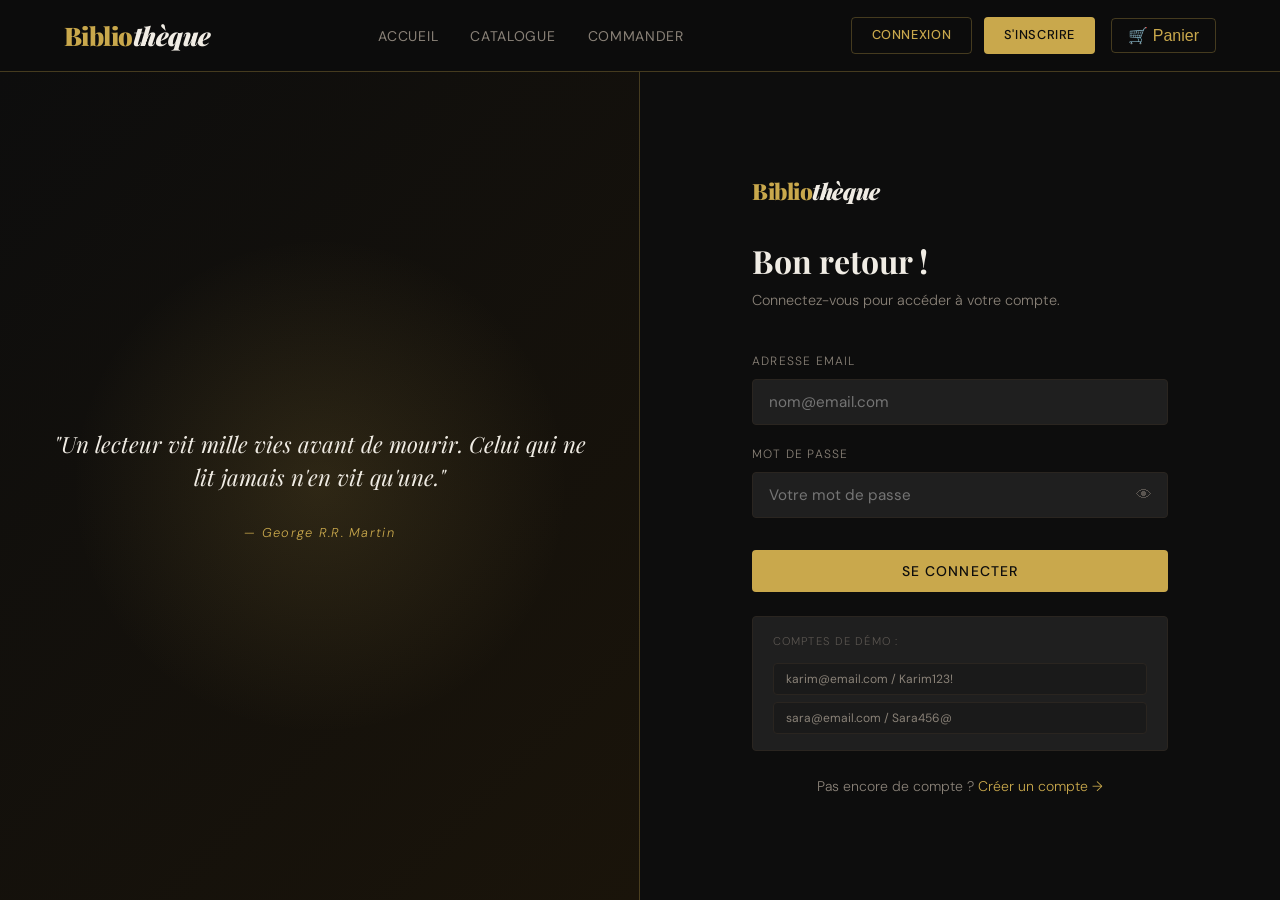
<file: content/login.html>
<!DOCTYPE html>
<html lang="fr">
<head>
  <meta charset="UTF-8" />
  <meta name="viewport" content="width=device-width, initial-scale=1.0" />
  <title>Connexion — Bibliothèque</title>
  <link rel="stylesheet" href="../style/main.css" />
  <link rel="stylesheet" href="../style/auth.css" />
</head>
<body>
<div class="page-wrapper">

  <main class="auth-page">
    <div class="auth-decoration">
      <div class="auth-orb"></div>
      <div class="auth-quote">
        <blockquote>"Un lecteur vit mille vies avant de mourir. Celui qui ne lit jamais n'en vit qu'une."</blockquote>
        <cite>— George R.R. Martin</cite>
      </div>
    </div>

    <div class="auth-panel">
      <div class="auth-header">
        <a href="../index.html" class="nav-logo">Biblio<span>thèque</span></a>
        <h1>Bon retour !</h1>
        <p>Connectez-vous pour accéder à votre compte.</p>
      </div>

      <div class="alert alert-error" id="errorAlert"></div>
      <div class="alert alert-success" id="successAlert"></div>

      <div class="auth-form">
        <div class="form-group">
          <label for="email">Adresse email</label>
          <input type="email" id="email" placeholder="nom@email.com" autocomplete="email" />
          <div class="error-msg" id="emailError">Veuillez saisir un email valide.</div>
        </div>

        <div class="form-group">
          <label for="password">Mot de passe</label>
          <div class="input-wrap">
            <input type="password" id="password" placeholder="Votre mot de passe" autocomplete="current-password" />
            <button type="button" class="toggle-pw" id="togglePw" aria-label="Afficher/masquer">👁</button>
          </div>
          <div class="error-msg" id="passwordError">Veuillez saisir votre mot de passe.</div>
        </div>

        <button class="btn btn-primary btn-full" id="loginBtn" onclick="handleLogin()">Se connecter</button>
      </div>

      <div class="auth-demo">
        <p>Comptes de démo :</p>
        <div class="demo-accounts">
          <button onclick="fillDemo('karim@email.com','Karim123!')">karim@email.com / Karim123!</button>
          <button onclick="fillDemo('sara@email.com','Sara456@')">sara@email.com / Sara456@</button>
        </div>
      </div>

      <p class="auth-switch">Pas encore de compte ? <a href="register.html">Créer un compte →</a></p>
    </div>
  </main>

</div>

<script src="../javascript/nav.js"></script>
<script src="../javascript/auth.js"></script>
<script>
  injectNav('login');

  // Redirect if already logged in
  if (isLoggedIn()) window.location.href = '../index.html';

  // Toggle password visibility
  document.getElementById('togglePw').addEventListener('click', () => {
    const pw = document.getElementById('password');
    pw.type = pw.type === 'password' ? 'text' : 'password';
  });

  // Regex patterns
  const emailRegex = /^[^\s@]+@[^\s@]+\.[^\s@]+$/;

  function validate() {
    let valid = true;
    const email = document.getElementById('email').value.trim();
    const password = document.getElementById('password').value;

    // Email
    if (!emailRegex.test(email)) {
      document.getElementById('email').classList.add('error');
      document.getElementById('emailError').classList.add('show');
      valid = false;
    } else {
      document.getElementById('email').classList.remove('error');
      document.getElementById('emailError').classList.remove('show');
    }

    // Password
    if (password.length < 1) {
      document.getElementById('password').classList.add('error');
      document.getElementById('passwordError').classList.add('show');
      valid = false;
    } else {
      document.getElementById('password').classList.remove('error');
      document.getElementById('passwordError').classList.remove('show');
    }

    return valid;
  }

  function handleLogin() {
    const errorAlert = document.getElementById('errorAlert');
    const successAlert = document.getElementById('successAlert');
    errorAlert.classList.remove('show');
    successAlert.classList.remove('show');

    if (!validate()) return;

    const email = document.getElementById('email').value.trim();
    const password = document.getElementById('password').value;
    const result = login(email, password);

    if (result.success) {
      successAlert.textContent = `Bienvenue, ${result.user.prenom} ! Redirection…`;
      successAlert.classList.add('show');
      setTimeout(() => { window.location.href = '../index.html'; }, 1200);
    } else {
      errorAlert.textContent = result.message;
      errorAlert.classList.add('show');
    }
  }

  function fillDemo(email, pw) {
    document.getElementById('email').value = email;
    document.getElementById('password').value = pw;
  }

  // Enter key
  document.addEventListener('keydown', e => { if (e.key === 'Enter') handleLogin(); });
</script>
</body>
</html>
</file>
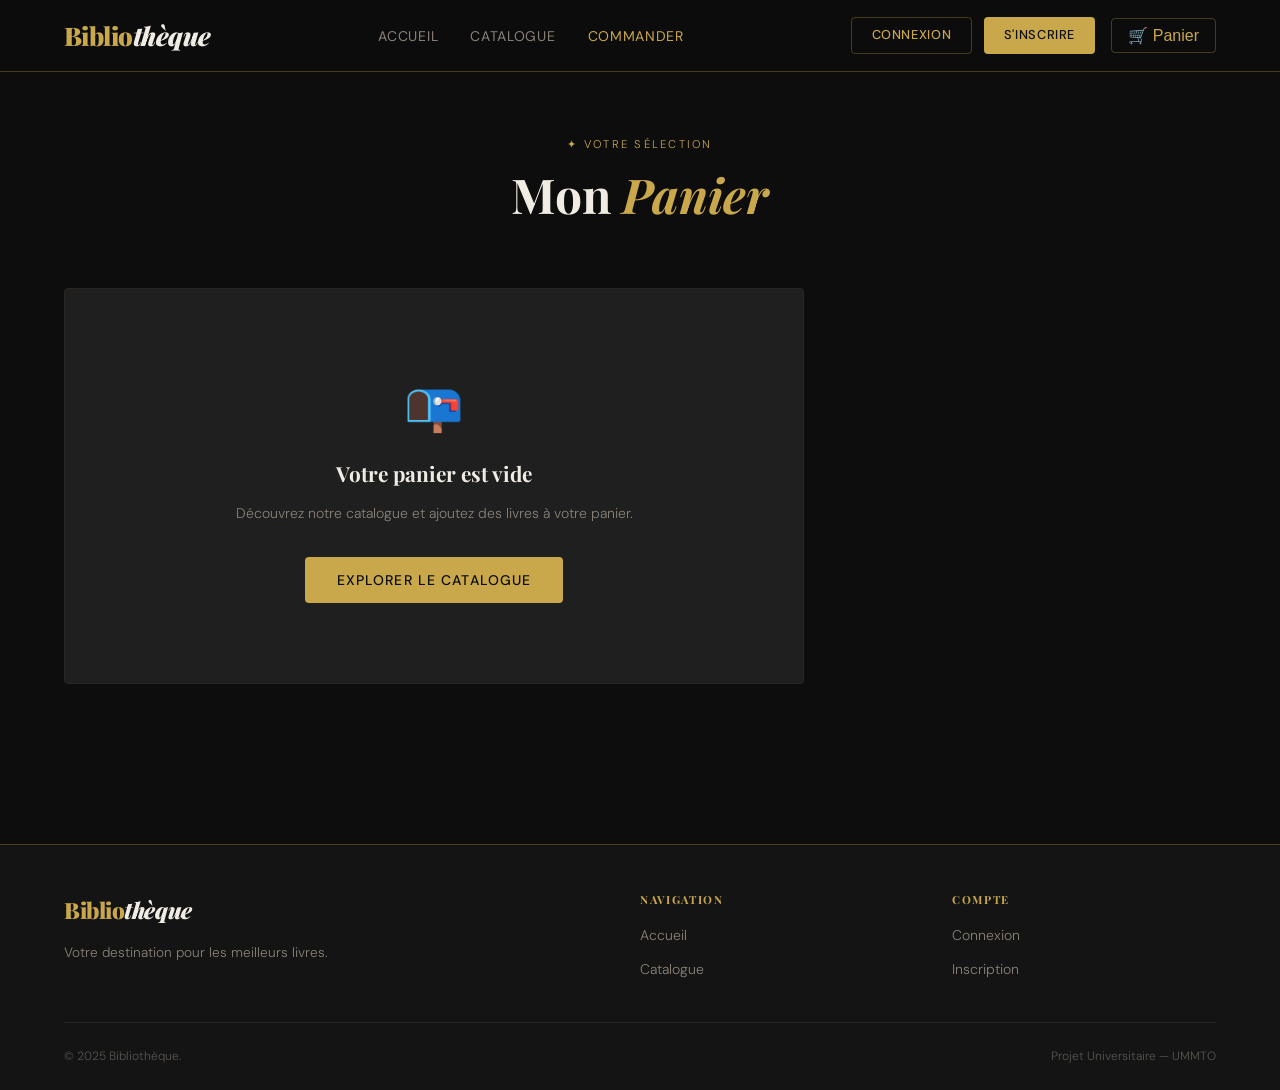
<file: content/order.html>
<!DOCTYPE html>
<html lang="fr">
<head>
  <meta charset="UTF-8" />
  <meta name="viewport" content="width=device-width, initial-scale=1.0" />
  <title>Commande — Bibliothèque</title>
  <link rel="stylesheet" href="../style/main.css" />
  <link rel="stylesheet" href="../style/order.css" />
</head>
<body>
<div class="page-wrapper">

  <main>
    <div class="container">
      <div class="page-header">
        <p class="section-eyebrow">✦ Votre sélection</p>
        <h1 class="section-title">Mon <em>Panier</em></h1>
      </div>

      <div class="order-layout" id="orderLayout">

        <!-- Cart items -->
        <div class="cart-section">
          <div id="cartItems"></div>
          <div id="emptyCart" class="empty-cart" style="display:none">
            <span>📭</span>
            <h3>Votre panier est vide</h3>
            <p>Découvrez notre catalogue et ajoutez des livres à votre panier.</p>
            <a href="products.html" class="btn btn-primary" style="margin-top:1rem">Explorer le catalogue</a>
          </div>
        </div>

        <!-- Order summary & form -->
        <div class="order-sidebar" id="orderSidebar">
          <div class="order-summary">
            <h3>Résumé de la commande</h3>
            <div class="summary-lines" id="summaryLines"></div>
            <div class="summary-total">
              <span>Total</span>
              <span id="totalPrice">0 DA</span>
            </div>
          </div>

          <div class="order-form" id="orderForm">
            <h3>Informations de livraison</h3>

            <div class="alert alert-error" id="orderError"></div>
            <div class="alert alert-success" id="orderSuccess"></div>

            <div class="form-group">
              <label for="delivName">Nom complet</label>
              <input type="text" id="delivName" placeholder="Nom et prénom" />
              <div class="error-msg" id="delivNameError">Nom requis.</div>
            </div>

            <div class="form-group">
              <label for="delivPhone">Téléphone</label>
              <input type="tel" id="delivPhone" placeholder="05XXXXXXXX" />
              <div class="error-msg" id="delivPhoneError">Numéro valide requis (05/06/07...).</div>
            </div>

            <div class="form-group">
              <label for="delivAddress">Adresse de livraison</label>
              <textarea id="delivAddress" rows="3" placeholder="Numéro, rue, ville, wilaya…"></textarea>
              <div class="error-msg" id="delivAddressError">Adresse requise (10 caractères min).</div>
            </div>

            <div class="form-group">
              <label for="delivMethod">Mode de paiement</label>
              <select id="delivMethod">
                <option value="cash">Paiement à la livraison</option>
                <option value="ccp">Virement CCP</option>
                <option value="barid">BaridiMob</option>
              </select>
            </div>

            <button class="btn btn-primary btn-full" id="orderBtn" onclick="placeOrder()">
              ✓ Confirmer la commande
            </button>
          </div>
        </div>

      </div>
    </div>
  </main>

  <footer>
    <div class="footer-inner">
      <div class="footer-brand">
        <span class="nav-logo">Biblio<span>thèque</span></span>
        <p>Votre destination pour les meilleurs livres.</p>
      </div>
      <div class="footer-col">
        <h4>Navigation</h4>
        <ul>
          <li><a href="../index.html">Accueil</a></li>
          <li><a href="products.html">Catalogue</a></li>
        </ul>
      </div>
      <div class="footer-col">
        <h4>Compte</h4>
        <ul>
          <li><a href="login.html">Connexion</a></li>
          <li><a href="register.html">Inscription</a></li>
        </ul>
      </div>
    </div>
    <div class="footer-bottom">
      <span>© 2025 Bibliothèque.</span>
      <span>Projet Universitaire — UMMTO</span>
    </div>
  </footer>

</div>

<script src="../javascript/nav.js"></script>
<script src="../javascript/auth.js"></script>
<script>
  injectNav('order');

  const phoneRegex = /^(05|06|07)[0-9]{8}$/;
  const nameRegex = /^[a-zA-ZÀ-ÿ ']{3,}[\s][a-zA-ZÀ-ÿ ']{2,}$/;

  function renderCart() {
    const cart = getCart();
    const cartItems = document.getElementById('cartItems');
    const emptyCart = document.getElementById('emptyCart');
    const sidebar = document.getElementById('orderSidebar');
    const summaryLines = document.getElementById('summaryLines');
    const totalPrice = document.getElementById('totalPrice');

    if (cart.length === 0) {
      cartItems.innerHTML = '';
      emptyCart.style.display = 'flex';
      sidebar.style.display = 'none';
    } else {
      emptyCart.style.display = 'none';
      sidebar.style.display = 'flex';

      cartItems.innerHTML = cart.map(item => `
        <div class="cart-item" id="item-${item.id}">
          <div class="cart-item-img">
            <img src="${item.image}" alt="${item.name}" onerror="this.src='https://via.placeholder.com/80x120/1a1a1a/c9a84c?text=📖'">
          </div>
          <div class="cart-item-info">
            <p class="cart-item-cat">${item.category}</p>
            <h4 class="cart-item-name">${item.name}</h4>
            <p class="cart-item-author">${item.author}</p>
            <p class="cart-item-price">${item.price.toLocaleString('fr-DZ')} DA / unité</p>
          </div>
          <div class="cart-item-controls">
            <div class="qty-control">
              <button onclick="changeQty(${item.id}, -1)">−</button>
              <span>${item.quantity}</span>
              <button onclick="changeQty(${item.id}, 1)">+</button>
            </div>
            <p class="cart-item-subtotal">${(item.price * item.quantity).toLocaleString('fr-DZ')} DA</p>
            <button class="remove-btn" onclick="removeItem(${item.id})">✕ Retirer</button>
          </div>
        </div>
      `).join('');

      // Summary
      const total = cart.reduce((s, i) => s + i.price * i.quantity, 0);
      summaryLines.innerHTML = cart.map(i => `
        <div class="summary-line">
          <span>${i.name} × ${i.quantity}</span>
          <span>${(i.price * i.quantity).toLocaleString('fr-DZ')} DA</span>
        </div>
      `).join('') + `
        <div class="summary-line">
          <span>Livraison</span>
          <span style="color:var(--green)">Gratuite</span>
        </div>`;
      totalPrice.textContent = `${total.toLocaleString('fr-DZ')} DA`;

      // Pre-fill form if logged in
      const user = getCurrentUser();
      if (user) {
        const nameField = document.getElementById('delivName');
        if (!nameField.value) nameField.value = `${user.prenom} ${user.nom}`;
      }
    }
  }

  function changeQty(id, delta) {
    const cart = getCart();
    const item = cart.find(i => i.id === id);
    if (!item) return;
    item.quantity += delta;
    if (item.quantity <= 0) {
      removeFromCart(id);
    } else {
      saveCart(cart);
    }
    renderCart();
  }

  function removeItem(id) {
    removeFromCart(id);
    renderCart();
  }

  function setField(id, valid) {
    const el = document.getElementById(id);
    const err = document.getElementById(id + 'Error');
    el.classList.toggle('error', !valid);
    err.classList.toggle('show', !valid);
    return valid;
  }

  function placeOrder() {
    if (!isLoggedIn()) {
      window.location.href = 'login.html';
      return;
    }

    const errAlert = document.getElementById('orderError');
    const sucAlert = document.getElementById('orderSuccess');
    errAlert.classList.remove('show');
    sucAlert.classList.remove('show');

    const name = document.getElementById('delivName').value.trim();
    const phone = document.getElementById('delivPhone').value.trim();
    const address = document.getElementById('delivAddress').value.trim();

    let ok = true;
    ok = setField('delivName', name.length >= 3) && ok;
    ok = setField('delivPhone', phoneRegex.test(phone)) && ok;
    ok = setField('delivAddress', address.length >= 10) && ok;

    if (!ok) return;

    const cart = getCart();
    if (cart.length === 0) {
      errAlert.textContent = 'Votre panier est vide.';
      errAlert.classList.add('show');
      return;
    }

    const total = cart.reduce((s, i) => s + i.price * i.quantity, 0);
    const method = document.getElementById('delivMethod').value;
    const methodLabels = { cash: 'Paiement à la livraison', ccp: 'Virement CCP', barid: 'BaridiMob' };

    // Save order
    const orders = JSON.parse(localStorage.getItem('bookstore_orders') || '[]');
    orders.push({
      id: Date.now(),
      date: new Date().toLocaleDateString('fr-FR'),
      items: cart,
      total,
      name, phone, address,
      method: methodLabels[method],
      status: 'confirmée'
    });
    localStorage.setItem('bookstore_orders', JSON.stringify(orders));

    // Clear cart
    saveCart([]);

    sucAlert.textContent = `✓ Commande confirmée ! Total : ${total.toLocaleString('fr-DZ')} DA — Mode : ${methodLabels[method]}. Merci pour votre achat !`;
    sucAlert.classList.add('show');

    document.getElementById('orderForm').style.display = 'none';
    renderCart();
  }

  renderCart();
</script>
</body>
</html>
</file>
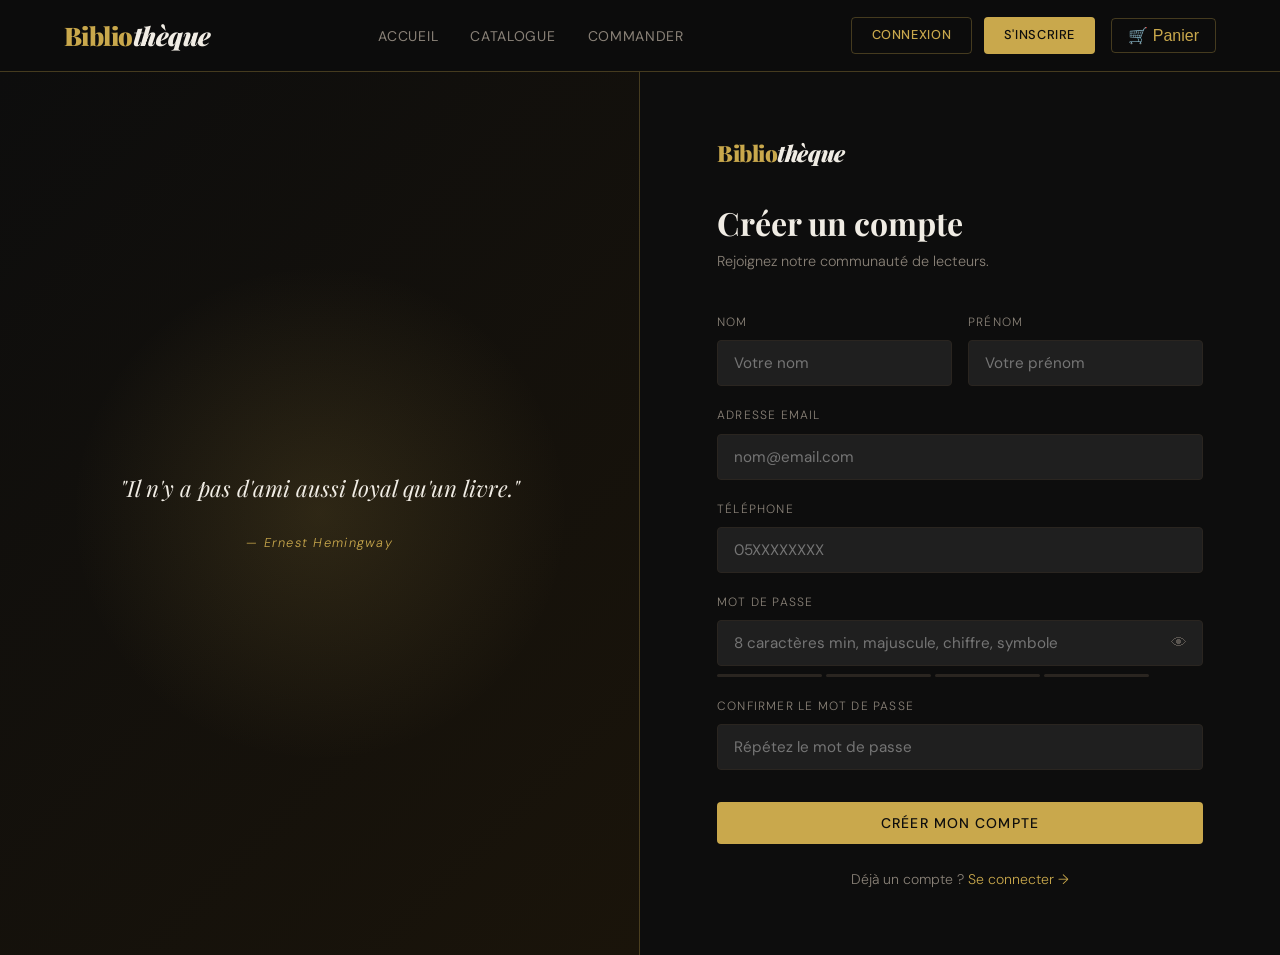
<file: content/register.html>
<!DOCTYPE html>
<html lang="fr">
<head>
  <meta charset="UTF-8" />
  <meta name="viewport" content="width=device-width, initial-scale=1.0" />
  <title>Inscription — Bibliothèque</title>
  <link rel="stylesheet" href="../style/main.css" />
  <link rel="stylesheet" href="../style/auth.css" />
</head>
<body>
<div class="page-wrapper">

  <main class="auth-page">
    <div class="auth-decoration">
      <div class="auth-orb"></div>
      <div class="auth-quote">
        <blockquote>"Il n'y a pas d'ami aussi loyal qu'un livre."</blockquote>
        <cite>— Ernest Hemingway</cite>
      </div>
    </div>

    <div class="auth-panel" style="max-width:550px">
      <div class="auth-header">
        <a href="../index.html" class="nav-logo">Biblio<span>thèque</span></a>
        <h1>Créer un compte</h1>
        <p>Rejoignez notre communauté de lecteurs.</p>
      </div>

      <div class="alert alert-error" id="errorAlert"></div>
      <div class="alert alert-success" id="successAlert"></div>

      <div class="auth-form">
        <div class="form-row">
          <div class="form-group">
            <label for="nom">Nom</label>
            <input type="text" id="nom" placeholder="Votre nom" autocomplete="family-name" />
            <div class="error-msg" id="nomError">Nom requis (2 caractères min).</div>
          </div>
          <div class="form-group">
            <label for="prenom">Prénom</label>
            <input type="text" id="prenom" placeholder="Votre prénom" autocomplete="given-name" />
            <div class="error-msg" id="prenomError">Prénom requis (2 caractères min).</div>
          </div>
        </div>

        <div class="form-group">
          <label for="email">Adresse email</label>
          <input type="email" id="email" placeholder="nom@email.com" autocomplete="email" />
          <div class="error-msg" id="emailError">Veuillez saisir un email valide.</div>
        </div>

        <div class="form-group">
          <label for="phone">Téléphone</label>
          <input type="tel" id="phone" placeholder="05XXXXXXXX" autocomplete="tel" />
          <div class="error-msg" id="phoneError">Numéro algérien valide requis (10 chiffres, commence par 05, 06 ou 07).</div>
        </div>

        <div class="form-group">
          <label for="password">Mot de passe</label>
          <div class="input-wrap">
            <input type="password" id="password" placeholder="8 caractères min, majuscule, chiffre, symbole" autocomplete="new-password" oninput="checkStrength()" />
            <button type="button" class="toggle-pw" id="togglePw" aria-label="Afficher/masquer">👁</button>
          </div>
          <div class="password-strength" id="strengthMeter">
            <div class="strength-bar"></div>
            <div class="strength-bar"></div>
            <div class="strength-bar"></div>
            <div class="strength-bar"></div>
            <span class="strength-label" id="strengthLabel"></span>
          </div>
          <div class="error-msg" id="passwordError">Mot de passe trop faible. Requis : 8+ caractères, 1 majuscule, 1 chiffre, 1 symbole.</div>
        </div>

        <div class="form-group">
          <label for="confirm">Confirmer le mot de passe</label>
          <input type="password" id="confirm" placeholder="Répétez le mot de passe" autocomplete="new-password" />
          <div class="error-msg" id="confirmError">Les mots de passe ne correspondent pas.</div>
        </div>

        <button class="btn btn-primary btn-full" onclick="handleRegister()">Créer mon compte</button>
      </div>

      <p class="auth-switch">Déjà un compte ? <a href="login.html">Se connecter →</a></p>
    </div>
  </main>

</div>

<script src="../javascript/nav.js"></script>
<script src="../javascript/auth.js"></script>
<script>
  injectNav('register');

  if (isLoggedIn()) window.location.href = '../index.html';

  document.getElementById('togglePw').addEventListener('click', () => {
    const pw = document.getElementById('password');
    pw.type = pw.type === 'password' ? 'text' : 'password';
  });

  // RegEx patterns
  const emailRegex = /^[^\s@]+@[^\s@]+\.[^\s@]+$/;
  const phoneRegex = /^(05|06|07)[0-9]{8}$/;
  const nameRegex = /^[a-zA-ZÀ-ÿ '-]{2,}$/;
  const pwStrong = /^(?=.*[A-Z])(?=.*\d)(?=.*[@$!%*?&\-_#])[A-Za-z\d@$!%*?&\-_#]{8,}$/;
  const pwMedium = /^(?=.*[A-Z])(?=.*\d)[A-Za-z\d]{6,}$/;

  function checkStrength() {
    const pw = document.getElementById('password').value;
    const meter = document.getElementById('strengthMeter');
    const label = document.getElementById('strengthLabel');
    meter.className = 'password-strength';

    if (!pw) { label.textContent = ''; return; }

    if (pwStrong.test(pw)) {
      meter.classList.add('strength-4'); label.textContent = 'Fort ✓';
    } else if (pwMedium.test(pw) && pw.length >= 8) {
      meter.classList.add('strength-3'); label.textContent = 'Moyen';
    } else if (pw.length >= 6) {
      meter.classList.add('strength-2'); label.textContent = 'Faible';
    } else {
      meter.classList.add('strength-1'); label.textContent = 'Très faible';
    }
  }

  function setField(id, valid) {
    const el = document.getElementById(id);
    const err = document.getElementById(id + 'Error');
    el.classList.toggle('error', !valid);
    err.classList.toggle('show', !valid);
    return valid;
  }

  function validate() {
    const nom = document.getElementById('nom').value.trim();
    const prenom = document.getElementById('prenom').value.trim();
    const email = document.getElementById('email').value.trim();
    const phone = document.getElementById('phone').value.trim();
    const password = document.getElementById('password').value;
    const confirm = document.getElementById('confirm').value;

    let ok = true;
    ok = setField('nom', nameRegex.test(nom)) && ok;
    ok = setField('prenom', nameRegex.test(prenom)) && ok;
    ok = setField('email', emailRegex.test(email)) && ok;
    ok = setField('phone', phoneRegex.test(phone)) && ok;
    ok = setField('password', pwStrong.test(password)) && ok;
    ok = setField('confirm', password === confirm && confirm.length > 0) && ok;

    return ok;
  }

  function handleRegister() {
    const errorAlert = document.getElementById('errorAlert');
    const successAlert = document.getElementById('successAlert');
    errorAlert.classList.remove('show');
    successAlert.classList.remove('show');

    if (!validate()) return;

    const nom = document.getElementById('nom').value.trim();
    const prenom = document.getElementById('prenom').value.trim();
    const email = document.getElementById('email').value.trim();
    const password = document.getElementById('password').value;
    const phone = document.getElementById('phone').value.trim();

    const result = register(nom, prenom, email, password, phone);

    if (result.success) {
      successAlert.textContent = `Compte créé avec succès ! Bienvenue, ${result.user.prenom}. Redirection…`;
      successAlert.classList.add('show');
      setTimeout(() => { window.location.href = '../index.html'; }, 1500);
    } else {
      errorAlert.textContent = result.message;
      errorAlert.classList.add('show');
    }
  }

  document.addEventListener('keydown', e => { if (e.key === 'Enter') handleRegister(); });
</script>
</body>
</html>
</file>
<file: style/main.css>
/* ============================================
   BOOKSTORE - Main Stylesheet
   Theme: Dark Luxury Editorial
   ============================================ */

@import url('https://fonts.googleapis.com/css2?family=Playfair+Display:ital,wght@0,400;0,700;0,900;1,400&family=DM+Sans:wght@300;400;500&display=swap');

:root {
  --bg: #0d0d0d;
  --bg2: #141414;
  --bg3: #1a1a1a;
  --surface: #1f1f1f;
  --surface2: #262626;
  --gold: #c9a84c;
  --gold-light: #e8c97a;
  --gold-dark: #8a6e2f;
  --text: #f0ece4;
  --text-muted: #8a8278;
  --text-dim: #5a5550;
  --accent: #c9a84c;
  --red: #c0392b;
  --green: #27ae60;
  --border: #2a2520;
  --border-gold: rgba(201,168,76,0.3);
  --shadow: 0 8px 40px rgba(0,0,0,0.6);
  --radius: 4px;
  --font-display: 'Playfair Display', Georgia, serif;
  --font-body: 'DM Sans', sans-serif;
  --nav-h: 72px;
}

*, *::before, *::after { box-sizing: border-box; margin: 0; padding: 0; }

html { scroll-behavior: smooth; }

body {
  background: var(--bg);
  color: var(--text);
  font-family: var(--font-body);
  font-weight: 300;
  line-height: 1.6;
  min-height: 100vh;
}

a { color: var(--gold); text-decoration: none; transition: color 0.2s; }
a:hover { color: var(--gold-light); }

img { max-width: 100%; }

h1,h2,h3,h4 { font-family: var(--font-display); font-weight: 700; line-height: 1.2; }

/* ============================================
   NAVIGATION
   ============================================ */

nav {
  position: fixed;
  top: 0; left: 0; right: 0;
  height: var(--nav-h);
  background: rgba(13,13,13,0.95);
  backdrop-filter: blur(12px);
  border-bottom: 1px solid var(--border-gold);
  z-index: 1000;
  display: flex;
  align-items: center;
  padding: 0 5%;
}

.nav-inner {
  max-width: 1300px;
  width: 100%;
  margin: 0 auto;
  display: flex;
  align-items: center;
  justify-content: space-between;
  gap: 2rem;
}

.nav-logo {
  font-family: var(--font-display);
  font-size: 1.6rem;
  font-weight: 900;
  color: var(--gold);
  letter-spacing: -0.02em;
  white-space: nowrap;
}
.nav-logo span { color: var(--text); font-style: italic; }

.nav-links {
  display: flex;
  align-items: center;
  gap: 2rem;
  list-style: none;
}

.nav-links a {
  color: var(--text-muted);
  font-size: 0.875rem;
  font-weight: 400;
  letter-spacing: 0.05em;
  text-transform: uppercase;
  transition: color 0.2s;
}
.nav-links a:hover, .nav-links a.active { color: var(--gold); }

.nav-actions {
  display: flex;
  align-items: center;
  gap: 1rem;
}

.nav-auth, .nav-user { display: flex; align-items: center; gap: 0.75rem; }

.btn-nav {
  padding: 0.45rem 1.2rem;
  border-radius: var(--radius);
  font-family: var(--font-body);
  font-size: 0.8rem;
  font-weight: 500;
  letter-spacing: 0.05em;
  text-transform: uppercase;
  cursor: pointer;
  transition: all 0.2s;
  border: 1px solid transparent;
}

.btn-nav-outline {
  background: transparent;
  border-color: var(--border-gold);
  color: var(--gold);
}
.btn-nav-outline:hover { background: var(--gold); color: var(--bg); }

.btn-nav-fill {
  background: var(--gold);
  color: var(--bg);
}
.btn-nav-fill:hover { background: var(--gold-light); }

.cart-btn {
  position: relative;
  background: transparent;
  border: 1px solid var(--border-gold);
  color: var(--gold);
  padding: 0.45rem 1rem;
  border-radius: var(--radius);
  cursor: pointer;
  font-size: 1rem;
  transition: all 0.2s;
  display: flex;
  align-items: center;
  gap: 0.4rem;
}
.cart-btn:hover { background: var(--gold); color: var(--bg); }

.cart-badge {
  position: absolute;
  top: -8px; right: -8px;
  background: var(--gold);
  color: var(--bg);
  font-size: 0.65rem;
  font-weight: 700;
  width: 18px; height: 18px;
  border-radius: 50%;
  display: none;
  align-items: center;
  justify-content: center;
}

.hamburger {
  display: none;
  flex-direction: column;
  gap: 5px;
  cursor: pointer;
  background: none;
  border: none;
  padding: 4px;
}
.hamburger span {
  display: block;
  width: 24px; height: 2px;
  background: var(--gold);
  transition: all 0.3s;
}

/* ============================================
   LAYOUT
   ============================================ */

.page-wrapper {
  padding-top: var(--nav-h);
  min-height: 100vh;
}

.container {
  max-width: 1300px;
  margin: 0 auto;
  padding: 0 5%;
}

/* ============================================
   BUTTONS
   ============================================ */

.btn {
  display: inline-flex;
  align-items: center;
  justify-content: center;
  gap: 0.5rem;
  padding: 0.75rem 2rem;
  border-radius: var(--radius);
  font-family: var(--font-body);
  font-weight: 500;
  font-size: 0.875rem;
  letter-spacing: 0.08em;
  text-transform: uppercase;
  cursor: pointer;
  transition: all 0.25s;
  border: none;
}

.btn-primary {
  background: var(--gold);
  color: var(--bg);
}
.btn-primary:hover {
  background: var(--gold-light);
  transform: translateY(-1px);
  box-shadow: 0 4px 20px rgba(201,168,76,0.3);
}

.btn-outline {
  background: transparent;
  border: 1px solid var(--border-gold);
  color: var(--gold);
}
.btn-outline:hover {
  background: rgba(201,168,76,0.1);
}

.btn-full { width: 100%; }

/* ============================================
   FORMS
   ============================================ */

.form-group { margin-bottom: 1.25rem; }

.form-group label {
  display: block;
  font-size: 0.75rem;
  letter-spacing: 0.1em;
  text-transform: uppercase;
  color: var(--text-muted);
  margin-bottom: 0.5rem;
}

.form-group input, .form-group select, .form-group textarea {
  width: 100%;
  background: var(--surface);
  border: 1px solid var(--border);
  border-radius: var(--radius);
  padding: 0.75rem 1rem;
  color: var(--text);
  font-family: var(--font-body);
  font-size: 0.95rem;
  transition: border-color 0.2s;
}

.form-group input:focus, .form-group select:focus, .form-group textarea:focus {
  outline: none;
  border-color: var(--gold);
}

.form-group input.error { border-color: var(--red); }
.form-group .error-msg {
  font-size: 0.75rem;
  color: var(--red);
  margin-top: 0.35rem;
  display: none;
}
.form-group .error-msg.show { display: block; }

/* ============================================
   CARDS
   ============================================ */

.book-card {
  background: var(--surface);
  border: 1px solid var(--border);
  border-radius: var(--radius);
  overflow: hidden;
  transition: all 0.3s;
  display: flex;
  flex-direction: column;
}

.book-card:hover {
  border-color: var(--border-gold);
  transform: translateY(-4px);
  box-shadow: var(--shadow);
}

.book-card-img {
  aspect-ratio: 2/3;
  overflow: hidden;
  background: var(--bg3);
  display: flex;
  align-items: center;
  justify-content: center;
}

.book-card-img img {
  width: 100%;
  height: 100%;
  object-fit: cover;
  transition: transform 0.4s;
}

.book-card:hover .book-card-img img { transform: scale(1.05); }

.book-card-body { padding: 1.25rem; flex: 1; display: flex; flex-direction: column; }
.book-card-category {
  font-size: 0.7rem;
  letter-spacing: 0.12em;
  text-transform: uppercase;
  color: var(--gold);
  margin-bottom: 0.4rem;
}
.book-card-title {
  font-size: 1rem;
  margin-bottom: 0.2rem;
  color: var(--text);
}
.book-card-author { font-size: 0.8rem; color: var(--text-muted); margin-bottom: 0.75rem; }
.book-card-footer {
  display: flex;
  align-items: center;
  justify-content: space-between;
  margin-top: auto;
  padding-top: 0.75rem;
  border-top: 1px solid var(--border);
}
.book-card-price {
  font-family: var(--font-display);
  font-size: 1.1rem;
  color: var(--gold);
}
.book-card-price span { font-size: 0.7rem; color: var(--text-muted); font-family: var(--font-body); }

/* ============================================
   NOTIFICATION
   ============================================ */

.notification {
  position: fixed;
  bottom: 2rem;
  right: 2rem;
  background: var(--surface2);
  border: 1px solid var(--border-gold);
  border-left: 3px solid var(--gold);
  color: var(--text);
  padding: 1rem 1.5rem;
  border-radius: var(--radius);
  font-size: 0.875rem;
  transform: translateX(120%);
  transition: transform 0.3s ease;
  z-index: 9999;
  max-width: 320px;
}

.notification.show { transform: translateX(0); }
.notification.error { border-left-color: var(--red); }

/* ============================================
   SECTION HEADERS
   ============================================ */

.section-header {
  text-align: center;
  margin-bottom: 3rem;
}

.section-eyebrow {
  font-size: 0.7rem;
  letter-spacing: 0.2em;
  text-transform: uppercase;
  color: var(--gold);
  margin-bottom: 0.75rem;
}

.section-title {
  font-size: clamp(2rem, 4vw, 3rem);
  color: var(--text);
}

.section-title em {
  font-style: italic;
  color: var(--gold);
}

/* ============================================
   FOOTER
   ============================================ */

footer {
  background: var(--bg2);
  border-top: 1px solid var(--border-gold);
  padding: 3rem 5% 1.5rem;
  margin-top: 5rem;
}

.footer-inner {
  max-width: 1300px;
  margin: 0 auto;
  display: grid;
  grid-template-columns: 2fr 1fr 1fr;
  gap: 3rem;
  margin-bottom: 2rem;
}

.footer-brand .nav-logo { font-size: 1.4rem; margin-bottom: 0.75rem; display: block; }
.footer-brand p { font-size: 0.85rem; color: var(--text-muted); line-height: 1.7; }

.footer-col h4 {
  font-size: 0.7rem;
  letter-spacing: 0.15em;
  text-transform: uppercase;
  color: var(--gold);
  margin-bottom: 1rem;
}

.footer-col ul { list-style: none; }
.footer-col ul li { margin-bottom: 0.5rem; }
.footer-col ul a { color: var(--text-muted); font-size: 0.875rem; }
.footer-col ul a:hover { color: var(--gold); }

.footer-bottom {
  max-width: 1300px;
  margin: 0 auto;
  border-top: 1px solid var(--border);
  padding-top: 1.5rem;
  display: flex;
  justify-content: space-between;
  align-items: center;
  font-size: 0.75rem;
  color: var(--text-dim);
}

/* ============================================
   ALERT BOXES
   ============================================ */

.alert {
  padding: 0.85rem 1.25rem;
  border-radius: var(--radius);
  font-size: 0.875rem;
  margin-bottom: 1.25rem;
  border: 1px solid transparent;
  display: none;
}
.alert.show { display: block; }
.alert-success { background: rgba(39,174,96,0.1); border-color: var(--green); color: var(--green); }
.alert-error { background: rgba(192,57,43,0.1); border-color: var(--red); color: #e74c3c; }

/* ============================================
   RESPONSIVE
   ============================================ */

@media (max-width: 768px) {
  .nav-links {
    display: none;
    position: fixed;
    top: var(--nav-h);
    left: 0; right: 0;
    background: var(--bg2);
    flex-direction: column;
    padding: 2rem;
    border-bottom: 1px solid var(--border-gold);
    gap: 1.25rem;
  }
  .nav-links.open { display: flex; }
  .hamburger { display: flex; }

  .footer-inner { grid-template-columns: 1fr; gap: 2rem; }
  .footer-bottom { flex-direction: column; gap: 0.5rem; text-align: center; }
}
</file>
<file: style/auth.css>
/* Auth Pages (Login + Register) */

.auth-page {
  display: grid;
  grid-template-columns: 1fr 1fr;
  min-height: calc(100vh - var(--nav-h));
}

/* Left decoration panel */
.auth-decoration {
  background: linear-gradient(135deg, #0d0d0d 0%, #1a140a 100%);
  border-right: 1px solid var(--border-gold);
  display: flex;
  flex-direction: column;
  align-items: center;
  justify-content: center;
  padding: 4rem 3rem;
  position: relative;
  overflow: hidden;
}

.auth-orb {
  position: absolute;
  width: 500px; height: 500px;
  border-radius: 50%;
  background: radial-gradient(circle, rgba(201,168,76,0.15) 0%, transparent 70%);
  top: 50%; left: 50%;
  transform: translate(-50%, -50%);
  animation: pulse 4s ease-in-out infinite;
}

@keyframes pulse {
  0%, 100% { transform: translate(-50%,-50%) scale(1); opacity: 0.6; }
  50% { transform: translate(-50%,-50%) scale(1.1); opacity: 1; }
}

.auth-quote {
  position: relative;
  z-index: 1;
  text-align: center;
}

.auth-quote blockquote {
  font-family: var(--font-display);
  font-size: 1.4rem;
  font-style: italic;
  color: var(--text);
  line-height: 1.5;
  margin-bottom: 1.5rem;
}

.auth-quote cite {
  font-size: 0.8rem;
  color: var(--gold);
  letter-spacing: 0.1em;
}

/* Right form panel */
.auth-panel {
  display: flex;
  flex-direction: column;
  justify-content: center;
  padding: 4rem 5%;
  max-width: 480px;
  width: 100%;
  margin: 0 auto;
}

.auth-header {
  margin-bottom: 2.5rem;
}

.auth-header .nav-logo {
  display: inline-block;
  margin-bottom: 2rem;
  font-size: 1.4rem;
}

.auth-header h1 {
  font-size: 2rem;
  margin-bottom: 0.5rem;
}

.auth-header p {
  color: var(--text-muted);
  font-size: 0.9rem;
}

.auth-form { margin-bottom: 1.5rem; }

.auth-form .btn { margin-top: 0.75rem; }

.input-wrap { position: relative; }

.input-wrap input { padding-right: 3rem; }

.toggle-pw {
  position: absolute;
  right: 0.75rem;
  top: 50%;
  transform: translateY(-50%);
  background: none;
  border: none;
  cursor: pointer;
  font-size: 1rem;
  color: var(--text-dim);
  padding: 0.25rem;
  line-height: 1;
}

.auth-demo {
  background: var(--surface);
  border: 1px solid var(--border);
  border-radius: var(--radius);
  padding: 1rem 1.25rem;
  margin-bottom: 1.5rem;
}

.auth-demo p {
  font-size: 0.7rem;
  letter-spacing: 0.1em;
  text-transform: uppercase;
  color: var(--text-dim);
  margin-bottom: 0.75rem;
}

.demo-accounts {
  display: flex;
  flex-direction: column;
  gap: 0.4rem;
}

.demo-accounts button {
  background: var(--bg3);
  border: 1px solid var(--border);
  color: var(--text-muted);
  padding: 0.45rem 0.75rem;
  border-radius: var(--radius);
  font-size: 0.75rem;
  font-family: var(--font-body);
  cursor: pointer;
  text-align: left;
  transition: all 0.2s;
}

.demo-accounts button:hover {
  border-color: var(--border-gold);
  color: var(--gold);
}

.auth-switch {
  font-size: 0.875rem;
  color: var(--text-muted);
  text-align: center;
}

/* Register page specific */
.form-row {
  display: grid;
  grid-template-columns: 1fr 1fr;
  gap: 1rem;
}

.password-strength {
  margin-top: 0.5rem;
  display: flex;
  gap: 4px;
  align-items: center;
}

.strength-bar {
  height: 3px;
  flex: 1;
  background: var(--border);
  border-radius: 2px;
  transition: background 0.3s;
}

.strength-label {
  font-size: 0.7rem;
  color: var(--text-dim);
  min-width: 50px;
  text-align: right;
}

.strength-1 .strength-bar:nth-child(1) { background: var(--red); }
.strength-2 .strength-bar:nth-child(-n+2) { background: orange; }
.strength-3 .strength-bar:nth-child(-n+3) { background: #f0ad4e; }
.strength-4 .strength-bar { background: var(--green); }

@media (max-width: 900px) {
  .auth-page { grid-template-columns: 1fr; }
  .auth-decoration { display: none; }
  .auth-panel { padding: 3rem 5%; max-width: 100%; }
}

@media (max-width: 480px) {
  .form-row { grid-template-columns: 1fr; }
}
</file>
<file: style/order.css>
/* Order / Cart Page */

main { padding: 4rem 0 5rem; }

.page-header { text-align: center; margin-bottom: 3rem; }

.order-layout {
  display: grid;
  grid-template-columns: 1fr 380px;
  gap: 2rem;
  align-items: start;
}

/* Cart Section */
.cart-section {
  display: flex;
  flex-direction: column;
  gap: 1rem;
}

.cart-item {
  display: grid;
  grid-template-columns: 90px 1fr auto;
  gap: 1.25rem;
  align-items: start;
  background: var(--surface);
  border: 1px solid var(--border);
  border-radius: var(--radius);
  padding: 1.25rem;
  transition: border-color 0.2s;
}

.cart-item:hover { border-color: var(--border-gold); }

.cart-item-img {
  width: 90px;
  aspect-ratio: 2/3;
  border-radius: var(--radius);
  overflow: hidden;
  background: var(--bg3);
  flex-shrink: 0;
}

.cart-item-img img { width: 100%; height: 100%; object-fit: cover; }

.cart-item-cat {
  font-size: 0.65rem;
  letter-spacing: 0.1em;
  text-transform: uppercase;
  color: var(--gold);
  margin-bottom: 0.3rem;
}

.cart-item-name {
  font-size: 1rem;
  color: var(--text);
  margin-bottom: 0.2rem;
}

.cart-item-author {
  font-size: 0.8rem;
  color: var(--text-muted);
  margin-bottom: 0.5rem;
}

.cart-item-price {
  font-size: 0.8rem;
  color: var(--text-dim);
}

.cart-item-controls {
  display: flex;
  flex-direction: column;
  align-items: flex-end;
  gap: 0.75rem;
}

.qty-control {
  display: flex;
  align-items: center;
  gap: 0;
  border: 1px solid var(--border);
  border-radius: var(--radius);
  overflow: hidden;
}

.qty-control button {
  background: var(--bg3);
  border: none;
  color: var(--gold);
  width: 32px; height: 32px;
  cursor: pointer;
  font-size: 1rem;
  transition: background 0.2s;
}

.qty-control button:hover { background: var(--gold); color: var(--bg); }

.qty-control span {
  min-width: 36px;
  text-align: center;
  font-size: 0.9rem;
  font-weight: 500;
  color: var(--text);
  padding: 0 0.5rem;
}

.cart-item-subtotal {
  font-family: var(--font-display);
  font-size: 1.1rem;
  color: var(--gold);
}

.remove-btn {
  background: transparent;
  border: 1px solid var(--border);
  color: var(--text-dim);
  font-size: 0.7rem;
  padding: 0.3rem 0.6rem;
  border-radius: var(--radius);
  cursor: pointer;
  transition: all 0.2s;
  font-family: var(--font-body);
}

.remove-btn:hover { border-color: var(--red); color: var(--red); }

/* Empty cart */
.empty-cart {
  flex-direction: column;
  align-items: center;
  text-align: center;
  padding: 5rem 2rem;
  background: var(--surface);
  border: 1px solid var(--border);
  border-radius: var(--radius);
  gap: 1rem;
}

.empty-cart span { font-size: 3rem; }
.empty-cart h3 { font-size: 1.3rem; }
.empty-cart p { color: var(--text-muted); font-size: 0.875rem; }

/* Sidebar */
.order-sidebar {
  display: flex;
  flex-direction: column;
  gap: 1.5rem;
  position: sticky;
  top: calc(var(--nav-h) + 2rem);
}

.order-summary {
  background: var(--surface);
  border: 1px solid var(--border-gold);
  border-radius: var(--radius);
  padding: 1.5rem;
}

.order-summary h3 {
  font-size: 1rem;
  letter-spacing: 0.05em;
  text-transform: uppercase;
  color: var(--gold);
  margin-bottom: 1.25rem;
  padding-bottom: 0.75rem;
  border-bottom: 1px solid var(--border);
}

.summary-lines { display: flex; flex-direction: column; gap: 0.6rem; margin-bottom: 1rem; }

.summary-line {
  display: flex;
  justify-content: space-between;
  font-size: 0.85rem;
  color: var(--text-muted);
}

.summary-total {
  display: flex;
  justify-content: space-between;
  align-items: center;
  padding-top: 1rem;
  border-top: 1px solid var(--border-gold);
  font-weight: 500;
}

.summary-total #totalPrice {
  font-family: var(--font-display);
  font-size: 1.4rem;
  color: var(--gold);
}

/* Order Form */
.order-form {
  background: var(--surface);
  border: 1px solid var(--border);
  border-radius: var(--radius);
  padding: 1.5rem;
}

.order-form h3 {
  font-size: 1rem;
  letter-spacing: 0.05em;
  text-transform: uppercase;
  color: var(--text-muted);
  margin-bottom: 1.25rem;
}

.order-form textarea {
  resize: vertical;
  min-height: 80px;
}

@media (max-width: 900px) {
  .order-layout { grid-template-columns: 1fr; }
  .order-sidebar { position: static; }
}

@media (max-width: 600px) {
  .cart-item { grid-template-columns: 70px 1fr; }
  .cart-item-controls { grid-column: 1/-1; flex-direction: row; align-items: center; flex-wrap: wrap; }
}
</file>
